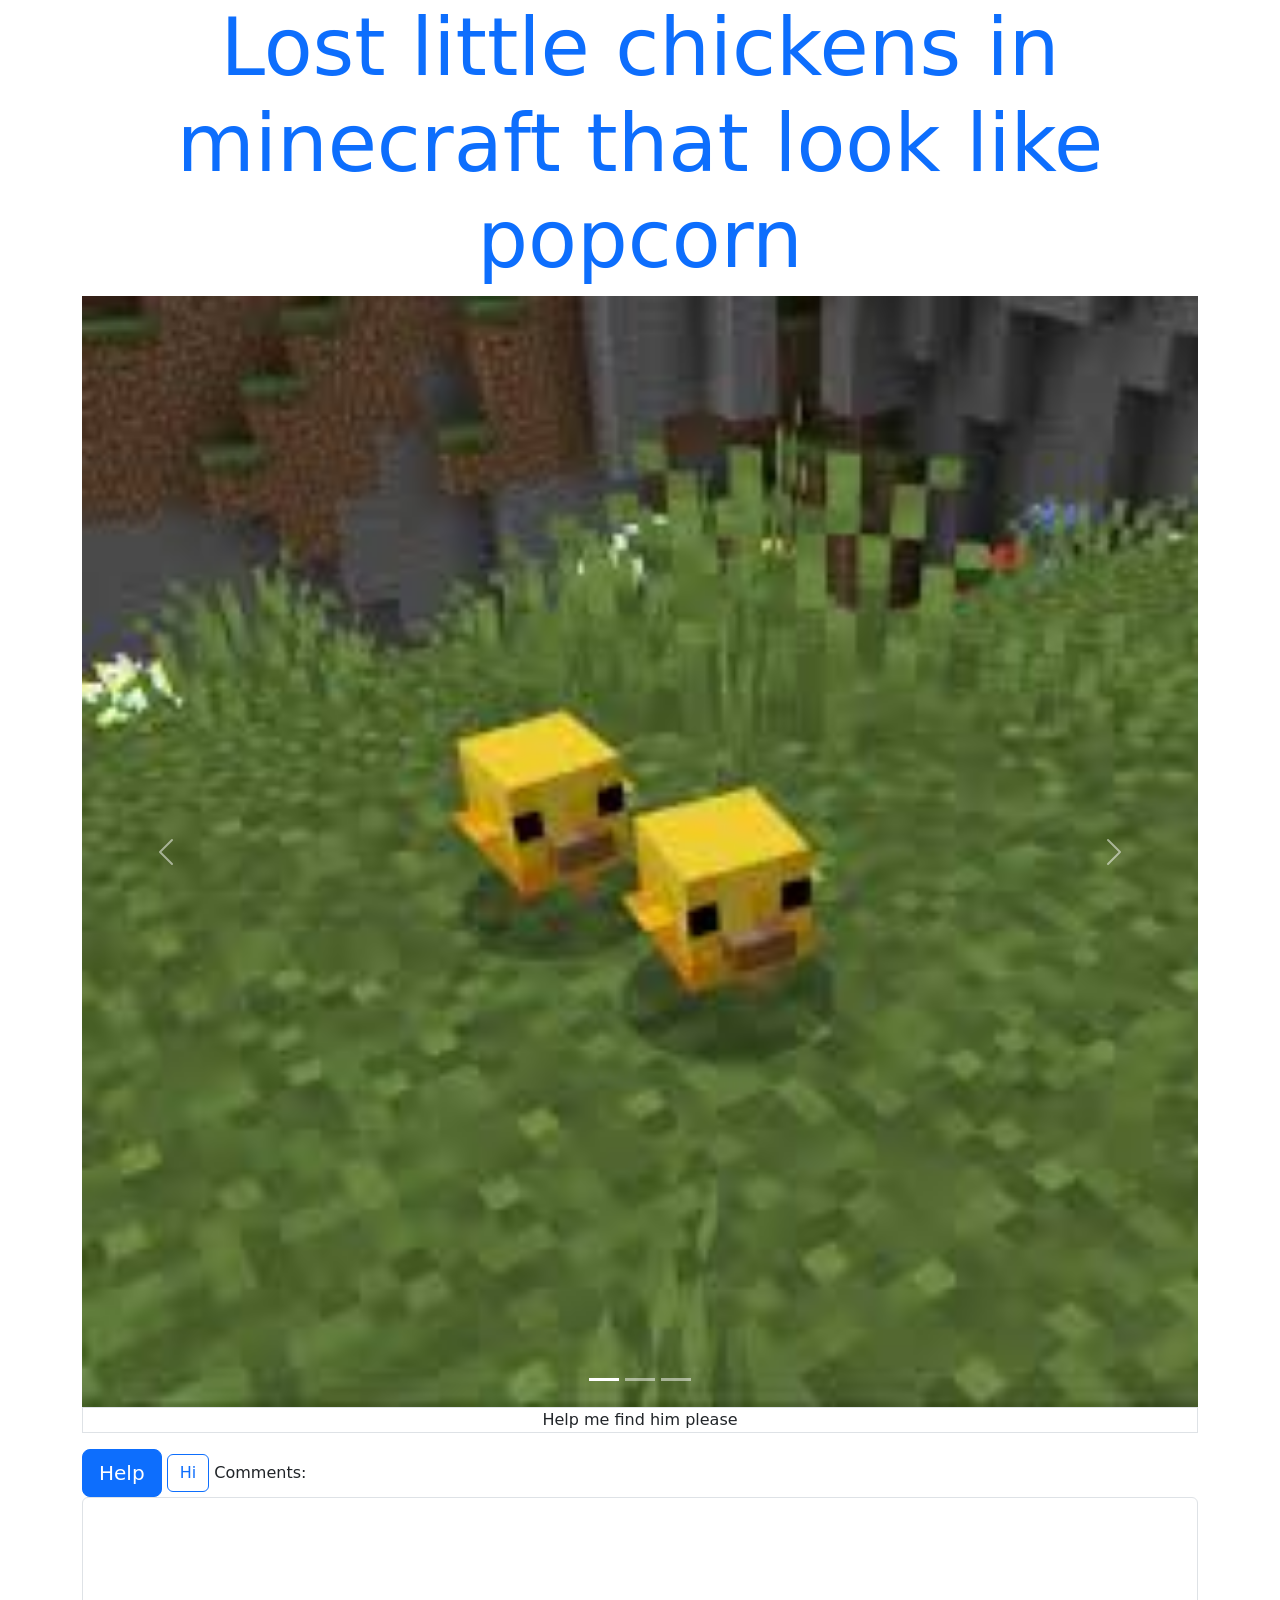
<file: 2.1.html>
<!doctype html>
<html lang="en">
  <head>
    <meta charset="utf-8">
    <meta name="viewport" content="width=device-width, initial-scale=1">
    <title>Bootstrap boy</title>
    <link href="https://cdn.jsdelivr.net/npm/bootstrap@5.3.8/dist/css/bootstrap.min.css" rel="stylesheet" integrity="sha384-sRIl4kxILFvY47J16cr9ZwB07vP4J8+LH7qKQnuqkuIAvNWLzeN8tE5YBujZqJLB" crossorigin="anonymous">
  </head>
  <body>
    <div class="container">
    <h1 class = "text-center display-1 text-primary">Lost little chickens in minecraft that look like popcorn</h1>

    <div id="demo" class="carousel slide" data-bs-ride="carousel">

  <div class="carousel-indicators">
    <button type="button" data-bs-target="#demo" data-bs-slide-to="0" class="active"></button>
    <button type="button" data-bs-target="#demo" data-bs-slide-to="1"></button>
    <button type="button" data-bs-target="#demo" data-bs-slide-to="2"></button>
  </div>

  <div class="carousel-inner">
    <div class="carousel-item active">
      <img src="popcorn.jpg" alt="chicken1" class="d-block w-100">
    </div>
    <div class="carousel-item">
      <img src="popcorn2.webp" alt="chicken2" class="d-block w-100">
    </div>
    <div class="carousel-item">
      <img src="popcorn3.webp" alt="chicken3" class="d-block w-100">
    </div>
  </div>

  <button class="carousel-control-prev" type="button" data-bs-target="#demo" data-bs-slide="prev">
    <span class="carousel-control-prev-icon"></span>
  </button>
  <button class="carousel-control-next" type="button" data-bs-target="#demo" data-bs-slide="next">
    <span class="carousel-control-next-icon"></span>
  </button>
</div>
    <p class = "text-center border">Help me find him please</p>
    <button type="button" class="btn btn-primary btn-lg" >Help</button>
    <button type="button" class="btn btn-outline-primary">Hi</button>

    <label for="comment">Comments:</label>
    <textarea class="form-control" rows="5" id="comment" name="text"></textarea>

    <script src="https://cdn.jsdelivr.net/npm/bootstrap@5.3.8/dist/js/bootstrap.bundle.min.js" integrity="sha384-FKyoEForCGlyvwx9Hj09JcYn3nv7wiPVlz7YYwJrWVcXK/BmnVDxM+D2scQbITxI" crossorigin="anonymous"></script>
    </div>
</body>
</html>
</file>
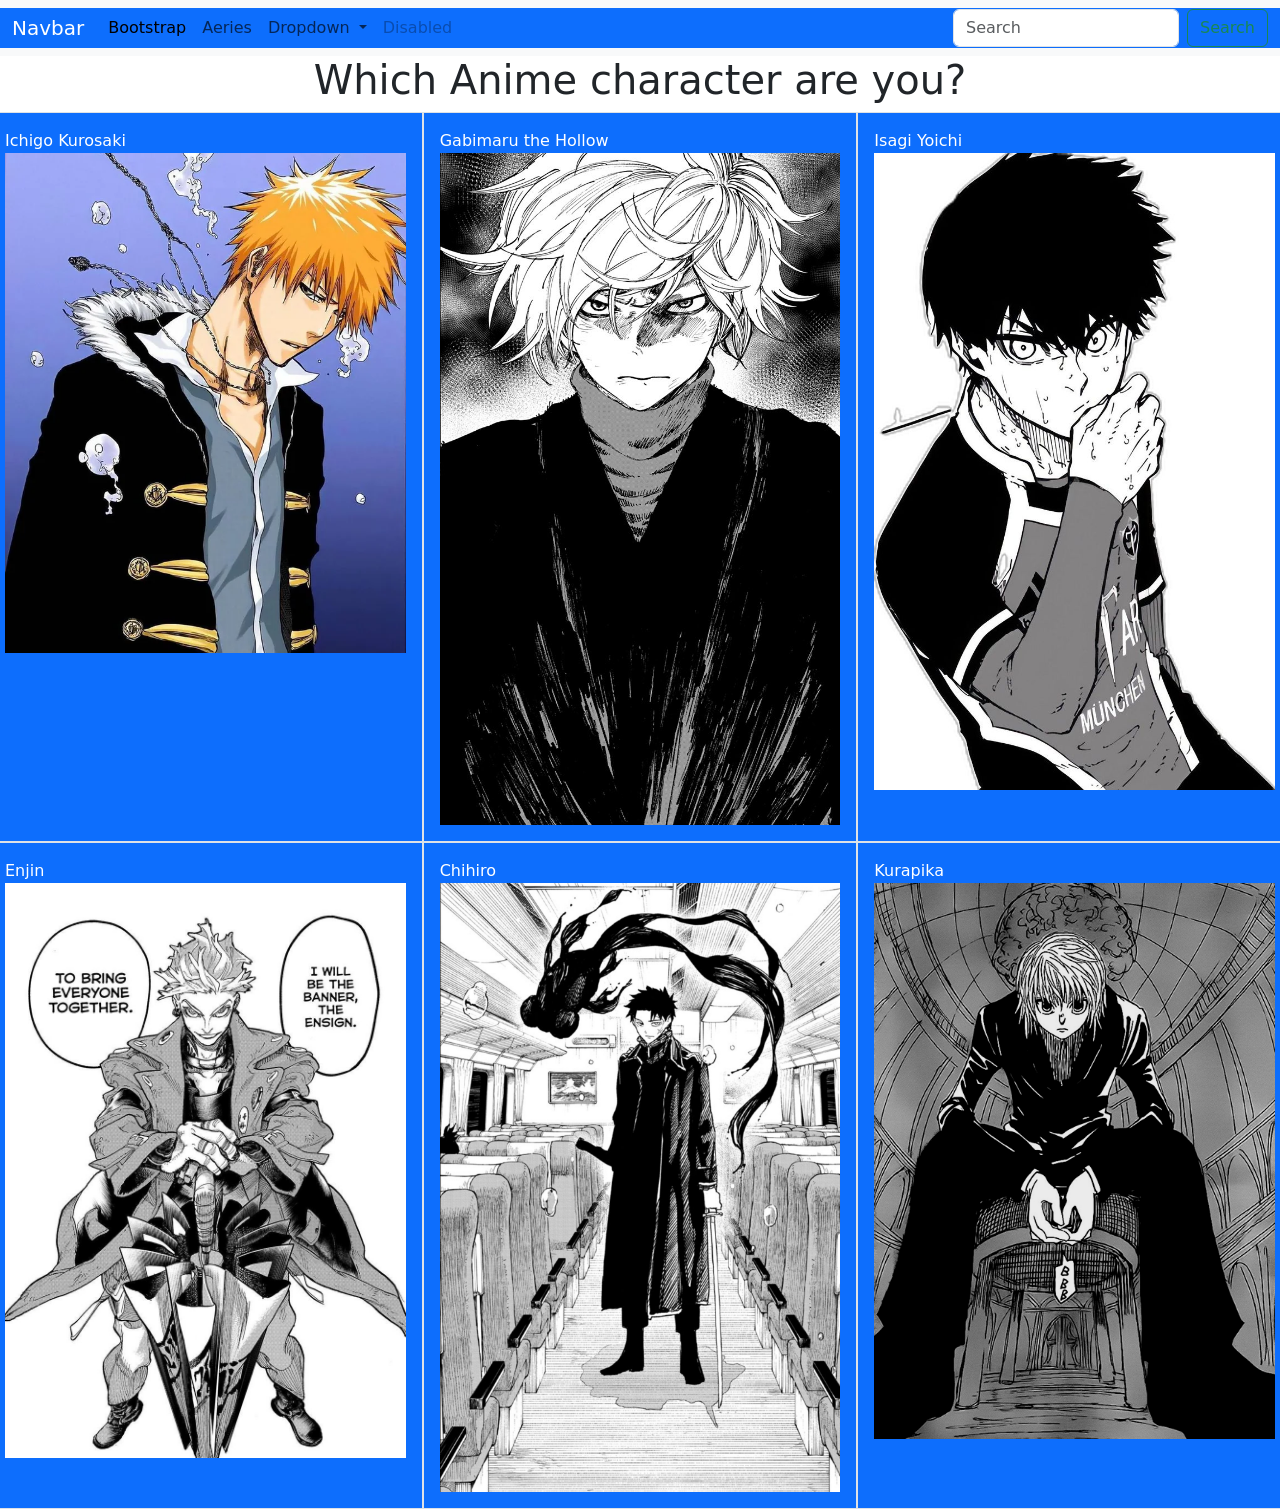
<file: 2.2.html>
<!doctype html>
<html lang="en">
  <head>
    <meta charset="utf-8">
    <meta name="viewport" content="width=device-width, initial-scale=1">
    <title>Bootstrap lol</title>
    <link href="https://cdn.jsdelivr.net/npm/bootstrap@5.3.8/dist/css/bootstrap.min.css" rel="stylesheet" integrity="sha384-sRIl4kxILFvY47J16cr9ZwB07vP4J8+LH7qKQnuqkuIAvNWLzeN8tE5YBujZqJLB" crossorigin="anonymous">
  </head>
  <body>
    <nav class="navbar navbar-expand-lg bg-body-tertiary ">
  <div class="container-fluid bg-primary ">
    <a class="navbar-brand text-white" href="#">Navbar</a>
    <button class="navbar-toggler" type="button" data-bs-toggle="collapse" data-bs-target="#navbarSupportedContent" aria-controls="navbarSupportedContent" aria-expanded="false" aria-label="Toggle navigation">
      <span class="navbar-toggler-icon"></span>
    </button>
    <div class="collapse navbar-collapse" id="navbarSupportedContent">
      <ul class="navbar-nav me-auto mb-2 mb-lg-0">
        <li class="nav-item">
          <a class="nav-link active" aria-current="page" href="https://getbootstrap.com/docs/5.3/components/navbar/">Bootstrap</a>
        </li>
        <li class="nav-item">
          <a class="nav-link" href="https://student.ousd.org/LoginParent.aspx?page=Dashboard.aspx">Aeries</a>
        </li>
        <li class="nav-item dropdown">
          <a class="nav-link dropdown-toggle" href="#" role="button" data-bs-toggle="dropdown" aria-expanded="false">
            Dropdown
          </a>
          <ul class="dropdown-menu">
            <li><a class="dropdown-item" href="https://www.californiacolleges.edu/#/">Califronia colleges.edu</a></li>
            <li><a class="dropdown-item" href="https://docs.google.com/document/d/17BpWxCDOFXrP5EG3aYqNAbPi2AbA2gIGkD8a1K3UExc/edit?tab=t.0">Concurrent enrollment guide</a></li>
          </ul>
        </li>
        <li class="nav-item">
          <a class="nav-link disabled" aria-disabled="true">Disabled</a>
        </li>
      </ul>
      <form class="d-flex" role="search">
        <input class="form-control me-2" type="search" placeholder="Search" aria-label="Search"/>
        <button class="btn btn-outline-success" type="submit">Search</button>
      </form>
    </div>
  </div>
</nav>
    <h1 class ="text-center ">Which Anime character are you?</h1>
    <div class ="row ">
        <div class="col text-bg-primary p-3 border "> Ichigo Kurosaki<img src="ichigo.webp" class="img-fluid"> </div>
        <div class="col text-bg-primary p-3 border"> Gabimaru the Hollow<img src="gabimaru.jpg" class="img-fluid"> </div>
        <div class="col text-bg-primary p-3 border"> Isagi Yoichi <img src="isagi.jpg" class="img-fluid"> </div>
    </div>
    <div class ="row">
        <div class="col text-bg-primary p-3 border"> Enjin<img src="enjin.jpg" class="img-fluid"> </div>
        <div class="col text-bg-primary p-3 border"> Chihiro  <img src="kagurabachi.jpeg" class="img-fluid"> </div>
        <div class="col text-bg-primary p-3 border"> Kurapika <img src="kurapika.png" class="img-fluid"> </div>
    </div>

    <script src="https://cdn.jsdelivr.net/npm/bootstrap@5.3.8/dist/js/bootstrap.bundle.min.js" integrity="sha384-FKyoEForCGlyvwx9Hj09JcYn3nv7wiPVlz7YYwJrWVcXK/BmnVDxM+D2scQbITxI" crossorigin="anonymous"></script>
  </body>
</html>
</file>
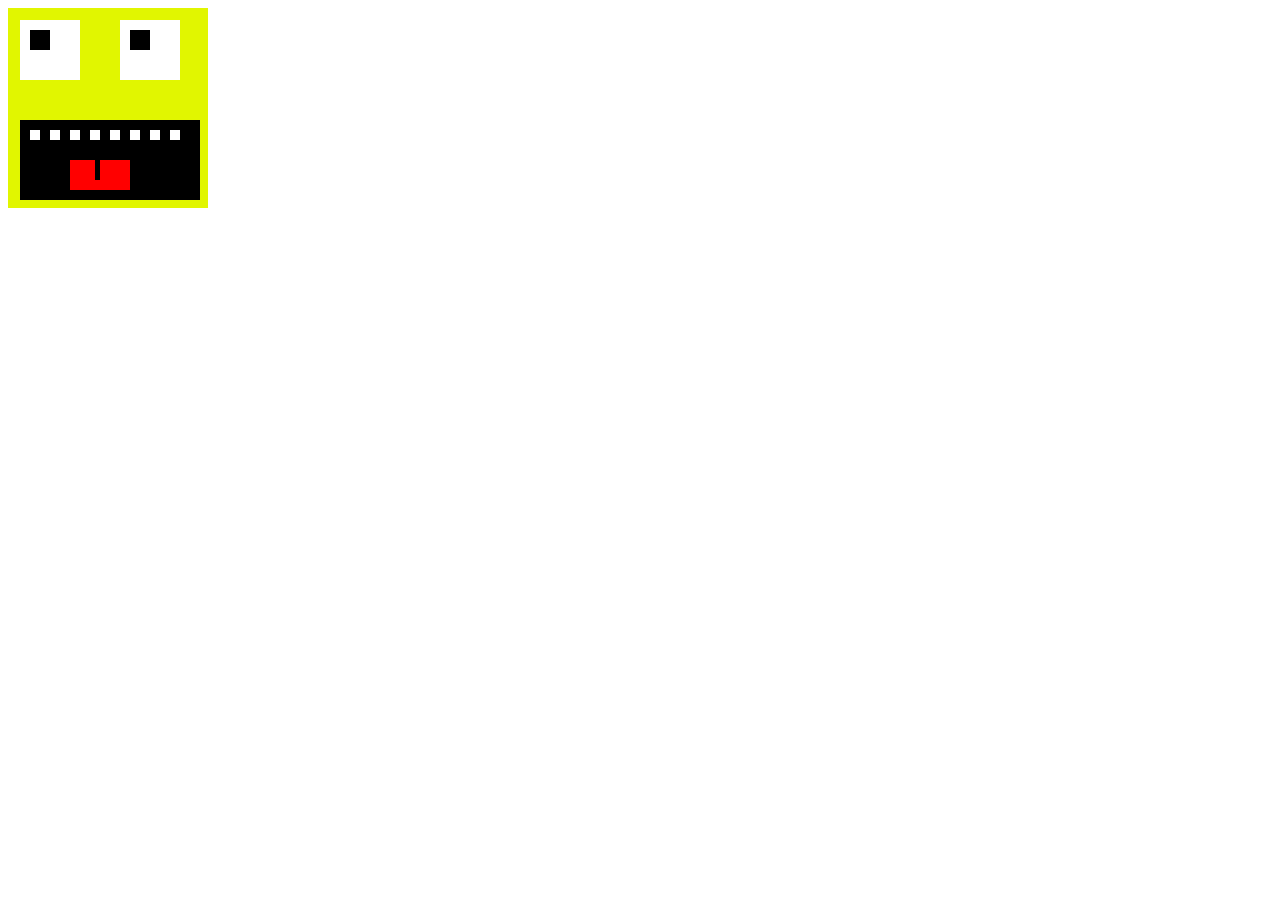
<file: face.html>
<!DOCTYPE html>
<html lang="en">
<head>
    <meta charset="UTF-8">
    <meta name="viewport" content="width=device-width, initial-scale=1.0">
    <title>Document</title>
    <link rel="stylesheet" href="face.css">
</head>
<body>
    <div class = "face">
        <div class = "stuff">
        <div class = "eye" id = "left-eye"> </div>
        <div class = "pupil" id ="left-pupil"></div>
        <div class = "eye" id = "right-eye"></div> 
        <div class = "pupil" id ="right-pupil"></div>
        <div class = "mouth">
            <div class = "teeth" id = "tooth1"></div>
            <div class = "teeth" id = "tooth2"></div>
            <div class = "teeth" id = "tooth3"></div>
            <div class = "teeth" id = "tooth4"></div>
            <div class = "teeth" id = "tooth5"></div>
            <div class = "teeth" id = "tooth6"></div>
            <div class = "teeth" id = "tooth7"></div>
            <div class = "teeth" id = "tooth8"></div>
        </div>
        <div class = "tongue"></div>
        <div class="tongue-ends"></div>
</div>
</div>
</body>
</html>
</file>
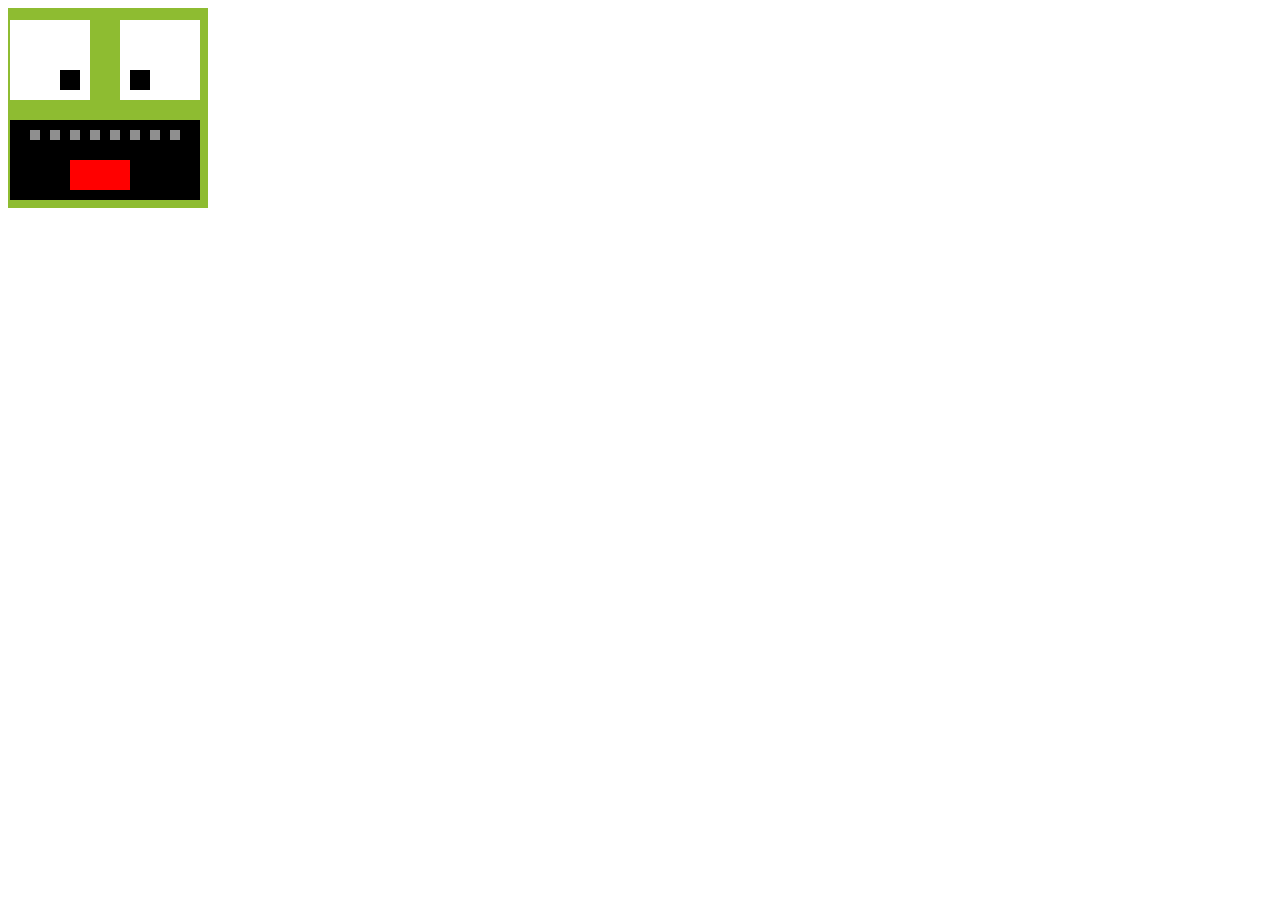
<file: Untitled-1.html>
<!DOCTYPE html>
<html lang="en">
<head>
    <meta charset="UTF-8">
    <meta name="viewport" content="width=device-width, initial-scale=1.0">
    <title>Document</title>
    <style>
        
        .face {
            width: 200px;
            height: 200px;
            background-color: #8ebc31;
        }
        .eye {
            width: 80px;
            height: 80px;
            background-color: white;
            top: 10px;
            position: absolute;
        }
        #left-eye {
            margin-top: 10px;
            left: 10px;
        }
        #right-eye {
            margin-top: 10px;
            left: 120px;
            
            
        }
        .pupil {
            width: 20px;
            height: 20px;
            background-color: black;
            top: 70px;
            position: absolute;
        }
        #left-pupil {
            left: 60px;
        }
        #right-pupil {
            left:130px;
        }
        .mouth {
            background-color: black;
            width: 190px;
            height: 80px;
            top: 120px;
            left: 10px;
            position: absolute;
        }
        .teeth {
            width: 10px;
            height: 10px;
            left: 20px;
            top: 10px;
            background-color: rgb(143, 143, 143);
            position: absolute;
        }
    </style>
</head>
<body>
    <div class = "face">
        <div class = "stuff">
        <div class = "eye" id = "left-eye"> </div>
        <div class = "pupil" id ="left-pupil"></div>
        <div class = "eye" id = "right-eye"></div> 
        <div class = "pupil" id ="right-pupil"></div>
        <div class = "mouth">
            <div class = "teeth" id = "tooth1"></div>
            <div class = "teeth" id = "tooth2" style="left: 40px;"></div>
            <div class = "teeth" id = "tooth3" style="left: 60px;"></div>
            <div class = "teeth" id = "tooth4" style="left: 80px;"></div>
            <div class = "teeth" id = "tooth5" style="left: 100px;"></div>
            <div class = "teeth" id = "tooth6" style="left: 120px;"></div>
            <div class = "teeth" id = "tooth7" style="left: 140px;"></div>
            <div class = "teeth" id = "tooth8" style="left: 160px;">
        </div></div>
        <div class = "tongue" style="width: 60px; height: 30px; background-color: red; top: 160px; left: 70px; position: absolute;"></div>
</div>
</div>
</body>
</html>
</file>
<file: face.css>
.face {
    width: 200px;
    height: 200px;
    background-color: #e1f600;
}
.eye {
    width: 60px;
    height: 60px;
    background-color: white;
    top: 10px;
    position: absolute;
    
}
#left-eye {
    margin-top: 10px;
    left: 20px;

}
#right-eye {
    margin-top: 10px;
    left: 120px;
}
.pupil {
    width: 20px;
    height: 20px;
    background-color: black;
    top: 30px;
    position: absolute;
}
#left-pupil {
    left: 30px;
}
#right-pupil {
    left: 130px;
}
.mouth {
    background-color: black;
    width: 180px;
    height: 80px;
    top: 120px;
    left: 20px;
    position: absolute;
}
.tongue {
    width: 60px;
    height: 30px;
    background-color: red;
    top: 160px;
    left: 70px;
    position: absolute;
}
.tongue-ends {
    width: 5px;
    height: 20px;
    background-color: rgb(0, 0, 0);
    top: 160px;
    left: 95px;
    position: absolute;
}

.teeth {
    width: 10px;
    height: 10px;
    top: 10px;
    background-color: rgb(255, 255, 255);
    position: absolute;
}
#tooth1 {
    left: 10px;
}
#tooth2 {
    left: 30px;
}
#tooth3 {
    left: 50px;
}
#tooth4 {
    left: 70px;
}
#tooth5 {
    left: 90px;
}
#tooth6 {
    left: 110px;
}
#tooth7 {
    left: 130px;
}
#tooth8 {
    left: 150px;
}
</file>
